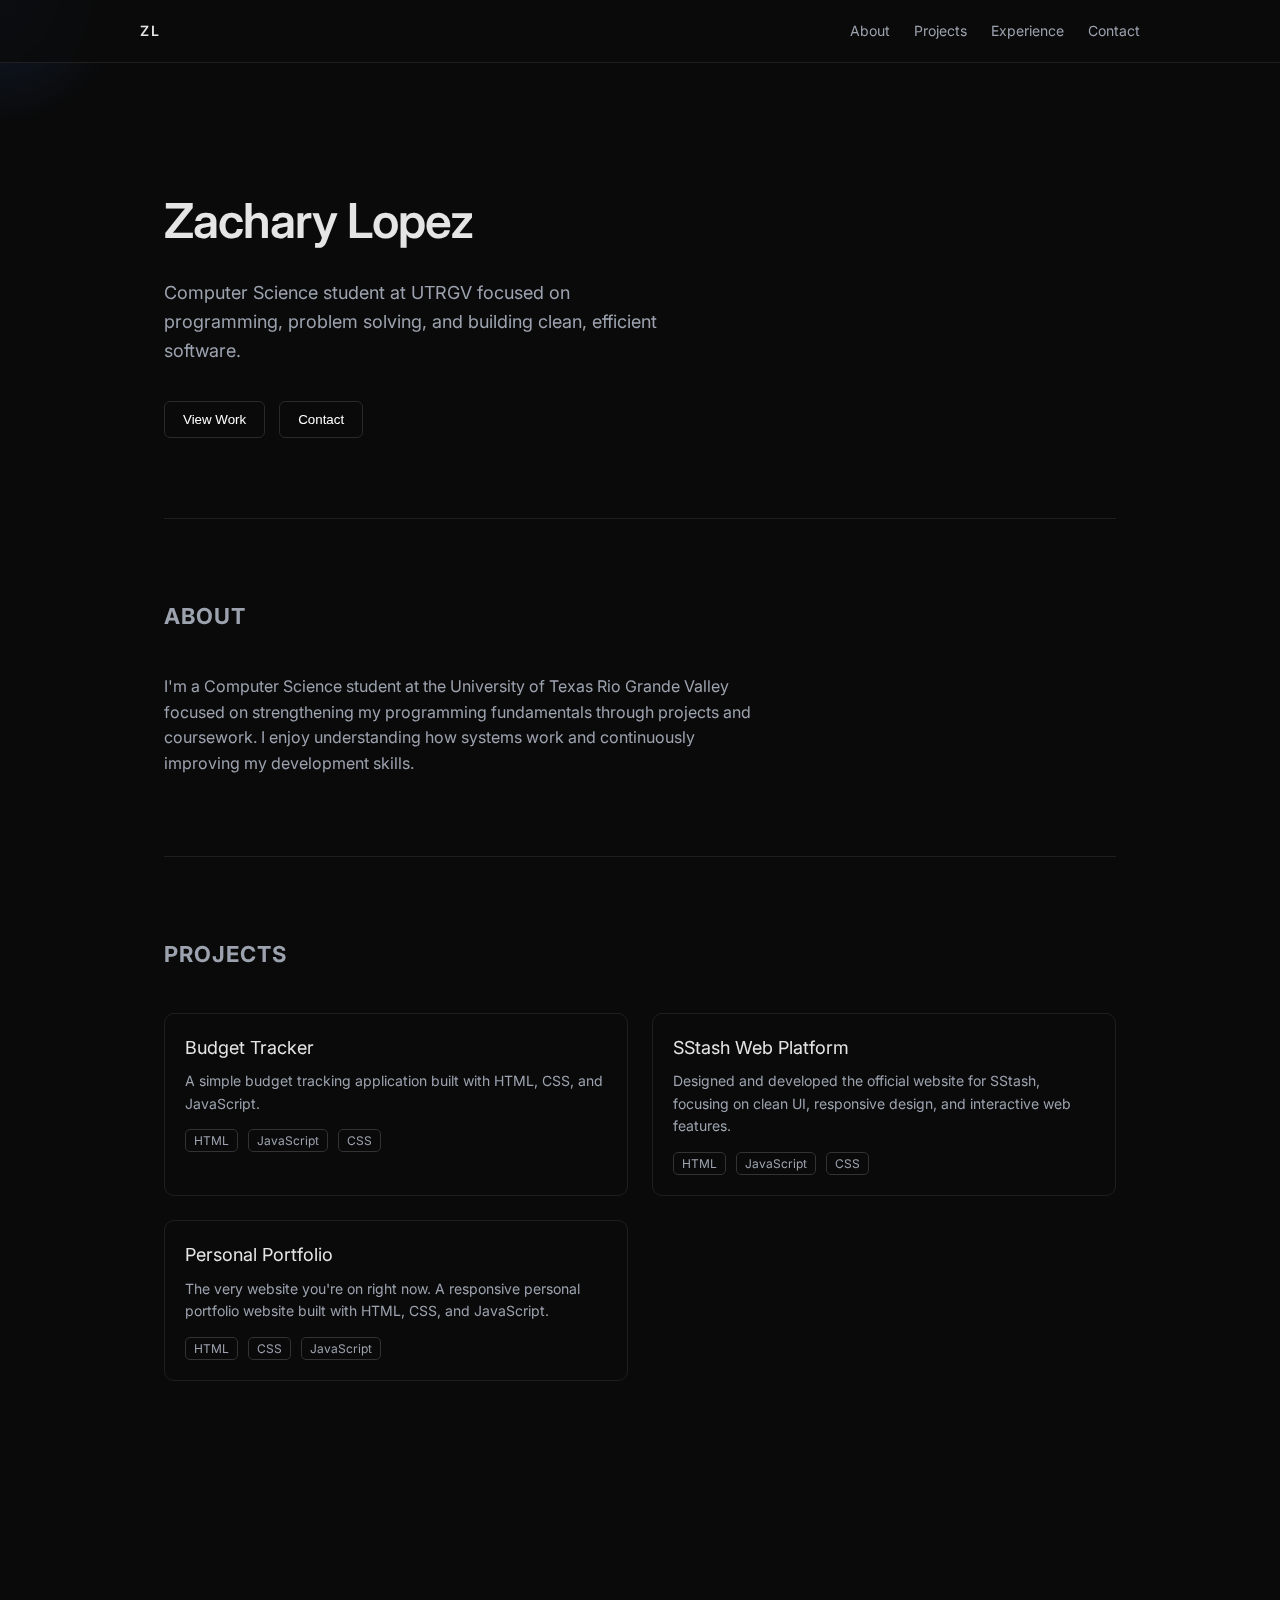
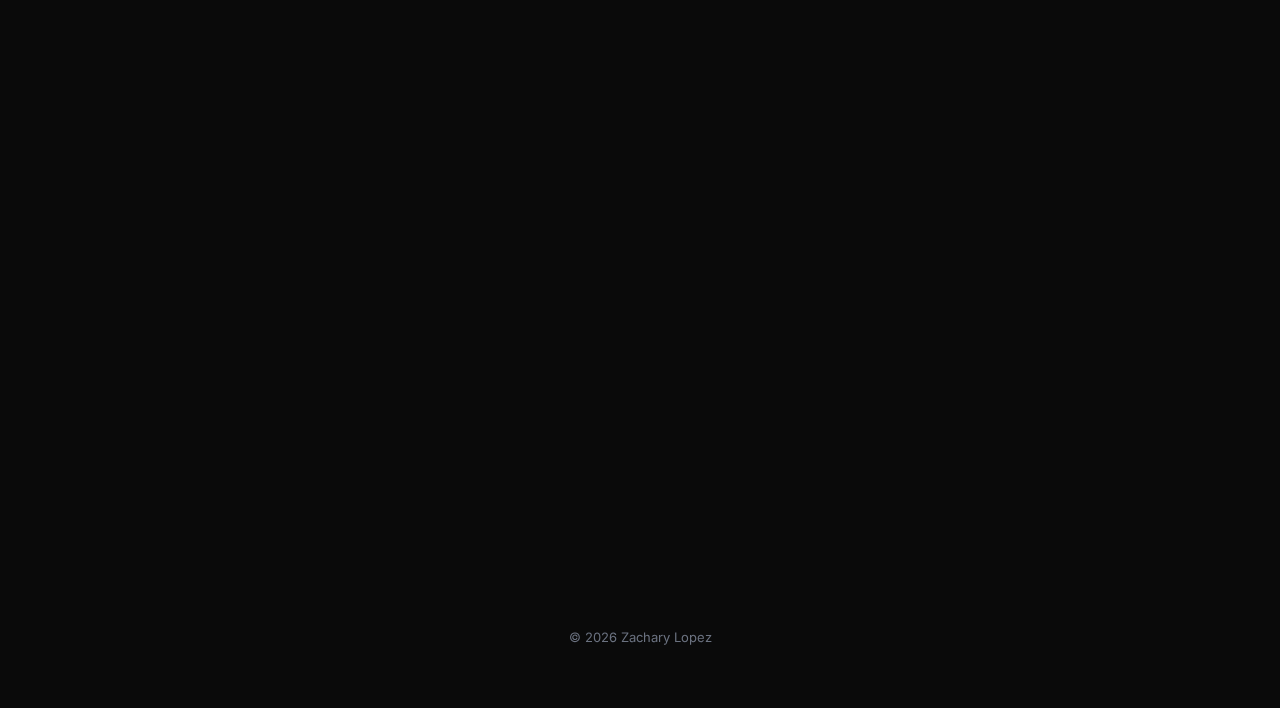
<file: index.html>
<!DOCTYPE html>
<html lang="en">
<head>
<meta charset="UTF-8">
<meta name="viewport" content="width=device-width, initial-scale=1.0">
<title>Zachary Lopez | Portfolio</title>
<link href="https://fonts.googleapis.com/css2?family=Inter:wght@300;400;500;600&display=swap" rel="stylesheet">




<style>
*{box-sizing:border-box;margin:0;padding:0}

body{
font-family:'Inter',sans-serif;
background:#0a0a0a;
color:#e5e5e5;
line-height:1.6;
}

/* layout */
.container{
max-width:1000px;
margin:auto;
padding:0 24px;
}

/* header */
header{
position:sticky;
top:0;
background:rgba(10,10,10,0.8);
backdrop-filter:blur(10px);
border-bottom:1px solid #1f1f1f;
}

.header-inner{
display:flex;
justify-content:space-between;
align-items:center;
padding:18px 0;
}

.logo{
font-weight:600;
letter-spacing:2px;
font-size:14px;
}

nav a{
margin-left:20px;
font-size:14px;
text-decoration:none;
color:#9ca3af;
transition:0.2s;
}

nav a:hover{
color:white;
}

/* hero */
.hero{
padding:120px 0 80px 0;
}

.hero h1{
font-size:48px;
font-weight:600;
letter-spacing:-1px;
}

.hero p{
margin-top:20px;
max-width:520px;
color:#9ca3af;
font-size:18px;
}

.hero-buttons{
margin-top:35px;
}

.btn{
border:1px solid #2a2a2a;
background:transparent;
color:white;
padding:10px 18px;
margin-right:10px;
cursor:pointer;
border-radius:6px;
transition:0.25s;
}

.btn:hover{
background:#111;
border-color:#3b82f6;
}

/* sections */
.section{
padding:80px 0;
border-top:1px solid #1f1f1f;
}

.section h2{
font-size:22px;
margin-bottom:40px;
letter-spacing:1px;
text-transform:uppercase;
color:#9ca3af;
}

/* projects */
.projects{
display:grid;
grid-template-columns:repeat(auto-fit,minmax(320px,1fr));
gap:24px;
}

.project{
text-decoration:none;
color:inherit;
display:block;
cursor:pointer;
border:1px solid #1f1f1f;
border-radius:10px;
padding:20px;
transition:0.3s;
}

.project:hover{
border-color:#3b82f6;
transform:translateY(-3px);
}

.project-title{
font-size:18px;
margin-bottom:8px;
}

.project-desc{
color:#9ca3af;
font-size:14px;
margin-bottom:12px;
}


.tag{
font-size:12px;
border:1px solid #333;
padding:3px 8px;
border-radius:5px;
margin-right:6px;
color:#9ca3af;
}

/* experience */
.timeline-item{
margin-bottom:28px;
}

.timeline-role{
font-weight:500;
}

.timeline-date{
font-size:13px;
color:#9ca3af;
margin-top:4px;
}

/* contact */
.contact img{
width:22px;
vertical-align:middle;
margin-left:6px;
}

/* footer */
footer{
text-align:center;
padding:60px 0;
font-size:13px;
color:#6b7280;
}

/* reveal animation */
.reveal{
opacity:0;
transform:translateY(20px);
transition:0.6s ease;
}

.reveal.visible{
opacity:1;
transform:translateY(0);
}

/* subtle cursor glow */
.cursor-glow{
position:fixed;
width:300px;
height:300px;
background:radial-gradient(circle,rgba(59,130,246,0.15),transparent 60%);
pointer-events:none;
transform:translate(-50%,-50%);
z-index:-1;
}
</style>
</head>









<body>

<div class="cursor-glow" id="glow"></div>

<header>
<div class="container header-inner">
<div class="logo">ZL</div>
<nav>
<a href="#about">About</a>
<a href="#projects">Projects</a>
<a href="#experience">Experience</a>
<a href="#contact">Contact</a>
</nav>
</div>
</header>

<div class="container">

<section class="hero">
<h1>Zachary Lopez</h1>
<p>Computer Science student at UTRGV focused on programming, problem solving, and building clean, efficient software.</p>

<div class="hero-buttons">
<button class="btn" onclick="scrollToSection('projects')">View Work</button>
<button class="btn" onclick="scrollToSection('contact')">Contact</button>
</div>
</section>

<section id="about" class="section reveal">
<h2>About</h2>
<p style="max-width:600px;color:#9ca3af">
I'm a Computer Science student at the University of Texas Rio Grande Valley focused on strengthening my programming fundamentals through projects and coursework. I enjoy understanding how systems work and continuously improving my development skills.
</p>
</section>

<section id="projects" class="section reveal">
<h2>Projects</h2>

<div class="projects">

<a class="project" href="https://zalo0305.github.io/BudgetTracker/" target="_blank">
<div class="project-title">Budget Tracker</div>
<div class="project-desc">A simple budget tracking application built with HTML, CSS, and JavaScript.</div>
<span class="tag">HTML</span>
<span class="tag">JavaScript</span>
<span class="tag">CSS</span>
</a>

<a class="project" href="https://zalo0305.github.io/NewSSTASH/" target="_blank">
<div class="project-title">SStash Web Platform</div>
<div class="project-desc">Designed and developed the official website for SStash, 
    focusing on clean UI, responsive design, and interactive web features.</div>
<span class="tag">HTML</span>
<span class="tag">JavaScript</span>
<span class="tag">CSS</span>
</a>

<a class="project" href="#" target="_blank">
<div class="project-title">Personal Portfolio</div>
<div class="project-desc">The very website you're on right now. A responsive personal 
    portfolio website built with HTML, CSS, and JavaScript.</div>
<span class="tag">HTML</span>
<span class="tag">CSS</span>
<span class="tag">JavaScript</span>
</a>

</div>
</section>

<section id="experience" class="section reveal">
<h2>Experience</h2>

<div class="timeline-item">
<div class="timeline-role">Member Services Assistant — UTRGV Recreation</div>
<div class="timeline-date">Jan 2026 — Present</div>
</div>

<div class="timeline-item">
<div class="timeline-role">Crew Member — McDonald's</div>
<div class="timeline-date">May 2024 — Aug 2025</div>
</div>

</section>

<section id="contact" class="section reveal contact">
<h2>Contact</h2>
<p>Email: zachary.lopez02@utrgv.edu</p>
<p>LinkedIn: <a href="https://www.linkedin.com/in/zachary-lopez-ba3a68315/" target="_blank">
  <img src="LinkedIn_Logo.png" alt="LinkedIn">
</a>
</p>

<p>GitHub: <a href="https://github.com/ZaLo0305" target="_blank">
  <img src="GitHub_Logo.png" alt="GitHub">
</a>
</p>
</section>

</div>

<footer>
© 2026 Zachary Lopez
</footer>







<script>

function scrollToSection(id){
 document.getElementById(id).scrollIntoView({behavior:'smooth'});
}

/* reveal animation */
const reveals=document.querySelectorAll('.reveal');

const observer=new IntersectionObserver(entries=>{
entries.forEach(entry=>{
if(entry.isIntersecting){
entry.target.classList.add('visible');
}
});
});

reveals.forEach(el=>observer.observe(el));

/* cursor glow effect */
const glow=document.getElementById('glow');

document.addEventListener('mousemove',e=>{
 glow.style.left=e.clientX+'px';
 glow.style.top=e.clientY+'px';
});

</script>

</body>
</html>
</file>
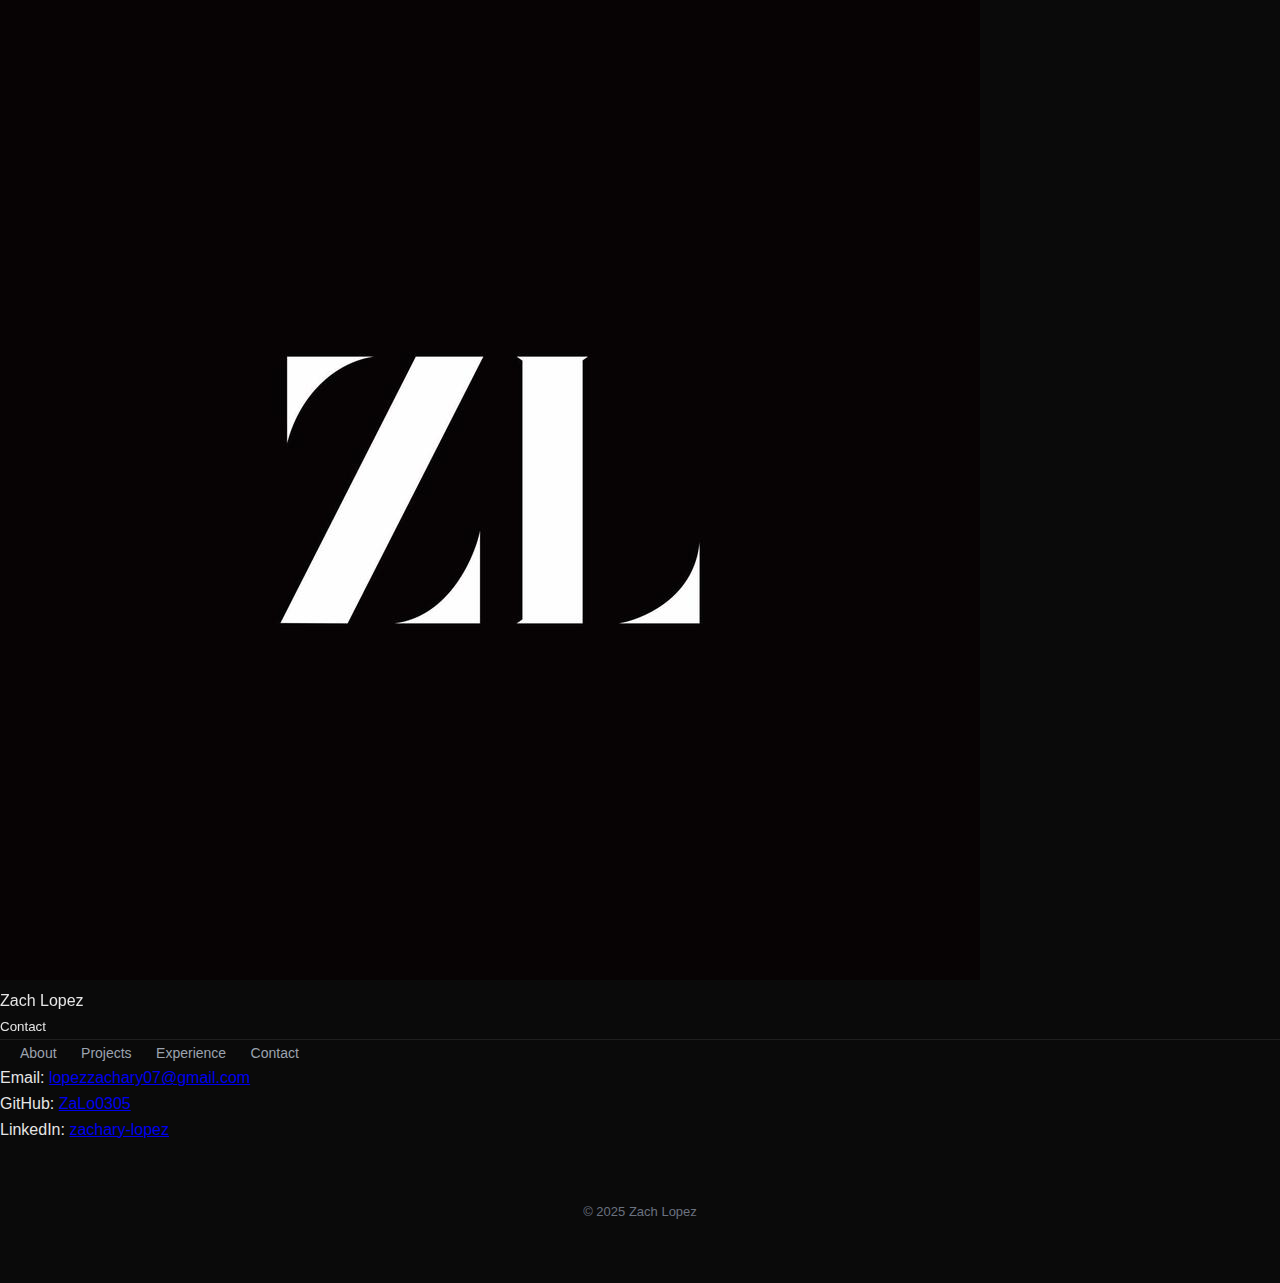
<file: contact.html>
<!DOCTYPE html>
<html>
<head>
  <title>Contact</title>
  <link rel="stylesheet" href="style.css">
</head>
<body>

<header>
  <div class="brand">
    <img src="ZL_Logo.jpg" alt="ZL logo">
    <div>
      <div class="name">Zach Lopez</div>
      <small>Contact</small>
    </div>
  </div>
</header>

<nav>
  <a href="index.html">About</a>
  <a href="projects.html">Projects</a>
  <a href="experience.html">Experience</a>
  <a href="contact.html">Contact</a>
</nav>

<main>
  <p>Email: <a href="mailto:lopezzachary07@gmail.com">lopezzachary07@gmail.com</a></p>
  <p>GitHub: <a href="https://github.com/ZaLo0305" target="_blank" rel="noopener">ZaLo0305</a></p>
  <p>LinkedIn: <a href="https://www.linkedin.com/in/zachary-lopez-ba3a68315/" target="_blank" rel="noopener">zachary-lopez</a></p>
</main>

<footer>
  © 2025 Zach Lopez
</footer>


</body>
</html>
</file>
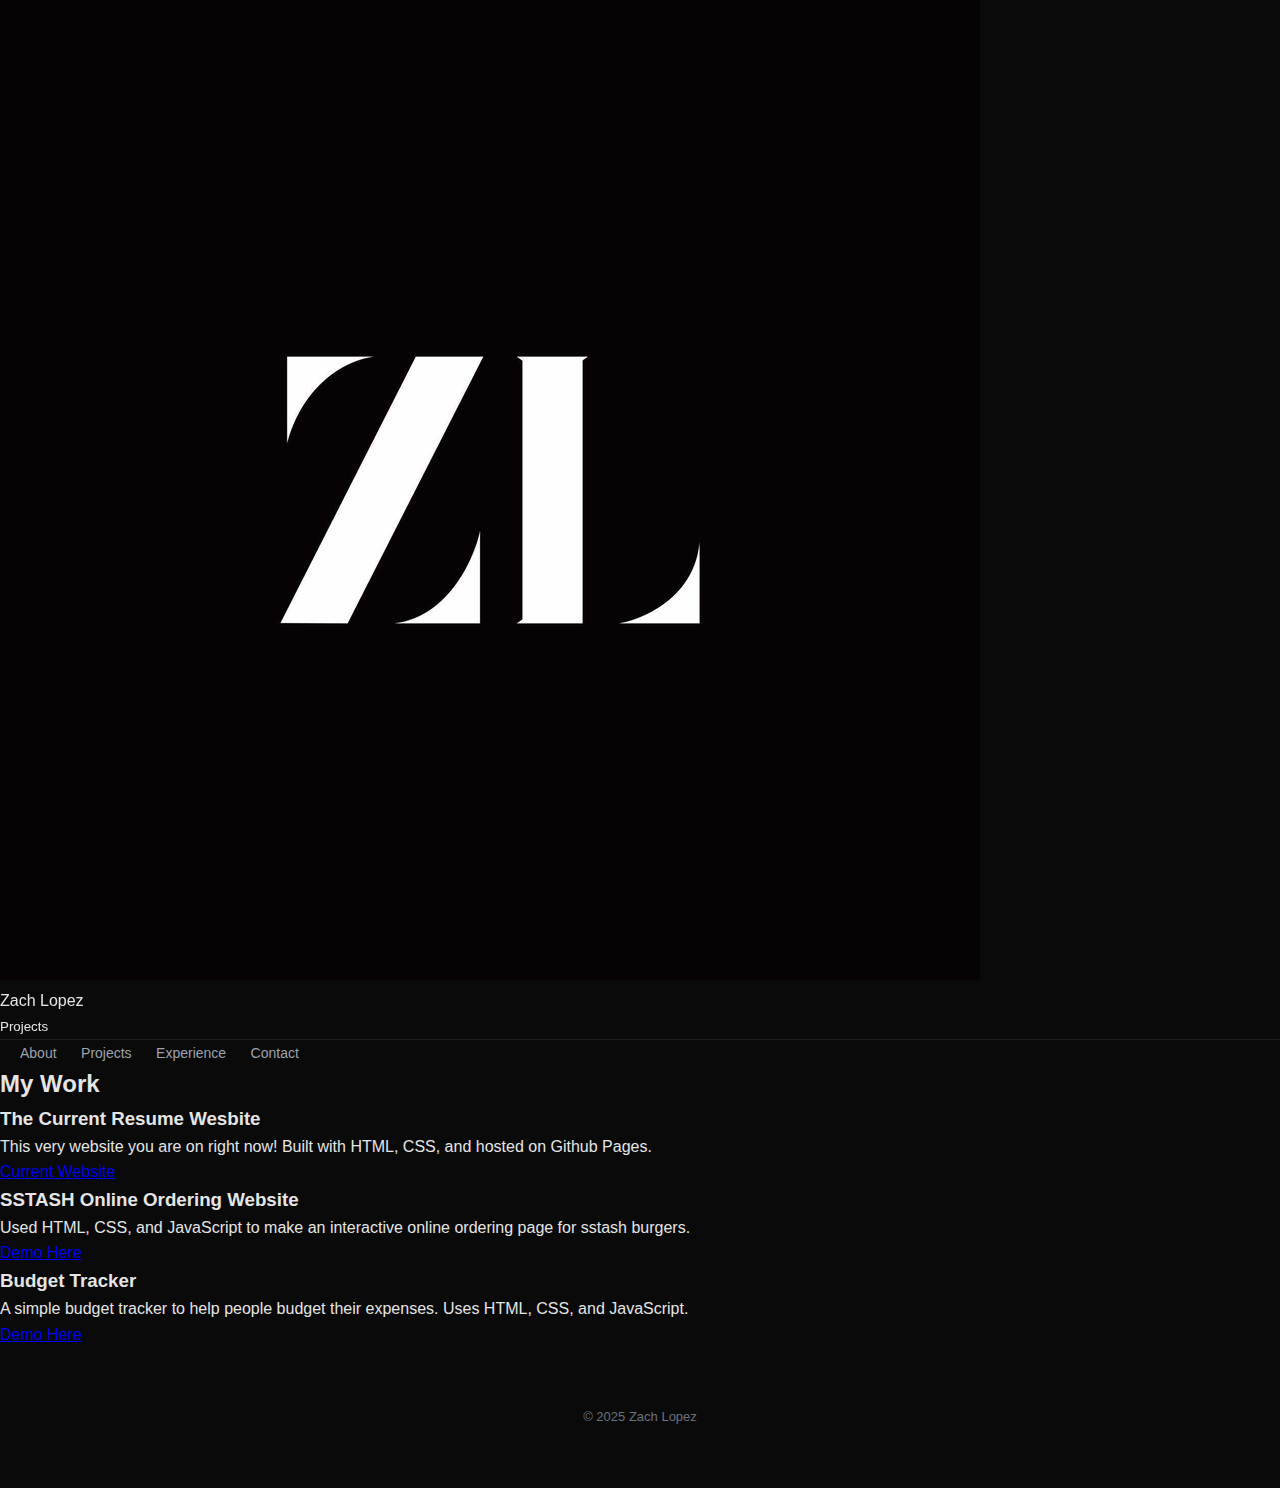
<file: projects.html>
<!DOCTYPE html>
<html>
<head>
  <title>Projects</title>
  <link rel="stylesheet" href="style.css">
</head>
<body>

<header>
  <div class="brand">
    <img src="ZL_Logo.jpg" alt="ZL logo">
    <div>
      <div class="name">Zach Lopez</div>
      <small>Projects</small>
    </div>
  </div>
</header>

<nav>
  <a href="index.html">About</a>
  <a href="projects.html">Projects</a>
  <a href="experience.html">Experience</a>
  <a href="contact.html">Contact</a>
</nav>

<main>
  <h2>My Work</h2>

  <div class="projects-grid">
    <article class="project-card">
      <h3>The Current Resume Wesbite</h3>
      <p>This very website you are on right now! Built with HTML, CSS, and hosted on Github Pages.</p>
      <a class="button" href="#" aria-disabled="true">Current Website</a>
    </article>

    <article class="project-card">
      <h3>SSTASH Online Ordering Website</h3>
      <p>Used HTML, CSS, and JavaScript to make an interactive online ordering page for sstash burgers.</p>
      <a class="button" href="https://zalo0305.github.io/NewSSTASH/" aria-disabled="true" target="_blank" rel="noopener">Demo Here</a>
    </article>

    <article class="project-card">
      <h3>Budget Tracker</h3>
      <p>A simple budget tracker to help people budget their expenses. Uses HTML, CSS, and JavaScript.</p>
      <a class="button" href="https://zalo0305.github.io/BudgetTracker/" aria-disabled="true" target="_blank" rel="noopener">Demo Here</a>
    </article>
  </div>
</main>

<footer>
  © 2025 Zach Lopez
</footer>


</body>
</html>
</file>
<file: style.css>
*{box-sizing:border-box;margin:0;padding:0}

body{
font-family:'Inter',sans-serif;
background:#0a0a0a;
color:#e5e5e5;
line-height:1.6;
}

/* layout */
.container{
max-width:1000px;
margin:auto;
padding:0 24px;
}

/* header */
header{
position:sticky;
top:0;
background:rgba(10,10,10,0.8);
backdrop-filter:blur(10px);
border-bottom:1px solid #1f1f1f;
}

.header-inner{
display:flex;
justify-content:space-between;
align-items:center;
padding:18px 0;
}

.logo{
font-weight:600;
letter-spacing:2px;
font-size:14px;
}

nav a{
margin-left:20px;
font-size:14px;
text-decoration:none;
color:#9ca3af;
transition:0.2s;
}

nav a:hover{
color:white;
}

/* hero */
.hero{
padding:120px 0 80px 0;
}

.hero h1{
font-size:48px;
font-weight:600;
letter-spacing:-1px;
}

.hero p{
margin-top:20px;
max-width:520px;
color:#9ca3af;
font-size:18px;
}

.hero-buttons{
margin-top:35px;
}

.btn{
border:1px solid #2a2a2a;
background:transparent;
color:white;
padding:10px 18px;
margin-right:10px;
cursor:pointer;
border-radius:6px;
transition:0.25s;
}

.btn:hover{
background:#111;
border-color:#3b82f6;
}

/* sections */
.section{
padding:80px 0;
border-top:1px solid #1f1f1f;
}

.section h2{
font-size:22px;
margin-bottom:40px;
letter-spacing:1px;
text-transform:uppercase;
color:#9ca3af;
}

/* projects */
.projects{
display:grid;
grid-template-columns:1fr;
gap:24px;
}

.project{
padding:20px;
border:1px solid #1f1f1f;
border-radius:10px;
transition:0.3s;
position:relative;
}

.project:hover{
border-color:#3b82f6;
transform:translateY(-3px);
}

.project-title{
font-size:18px;
margin-bottom:8px;
}

.project-desc{
color:#9ca3af;
font-size:14px;
margin-bottom:12px;
}

.project {
text-decoration: none;
color: inherit;
display: block;
}

.tag{
font-size:12px;
border:1px solid #333;
padding:3px 8px;
border-radius:5px;
margin-right:6px;
color:#9ca3af;
}

/* experience */
.timeline-item{
margin-bottom:28px;
}

.timeline-role{
font-weight:500;
}

.timeline-date{
font-size:13px;
color:#9ca3af;
margin-top:4px;
}

/* contact */
.contact p{
margin-bottom:10px;
color:#9ca3af;
}
.contact a img {
width:24px;
height:auto;
display:inline-block;
vertical-align:middle;
}

/* footer */
footer{
text-align:center;
padding:60px 0;
font-size:13px;
color:#6b7280;
}

/* reveal animation */
.reveal{
opacity:0;
transform:translateY(20px);
transition:0.6s ease;
}

.reveal.visible{
opacity:1;
transform:translateY(0);
}

/* subtle cursor glow */
.cursor-glow{
position:fixed;
width:300px;
height:300px;
background:radial-gradient(circle,rgba(59,130,246,0.15),transparent 60%);
pointer-events:none;
transform:translate(-50%,-50%);
z-index:-1;
}
</file>
